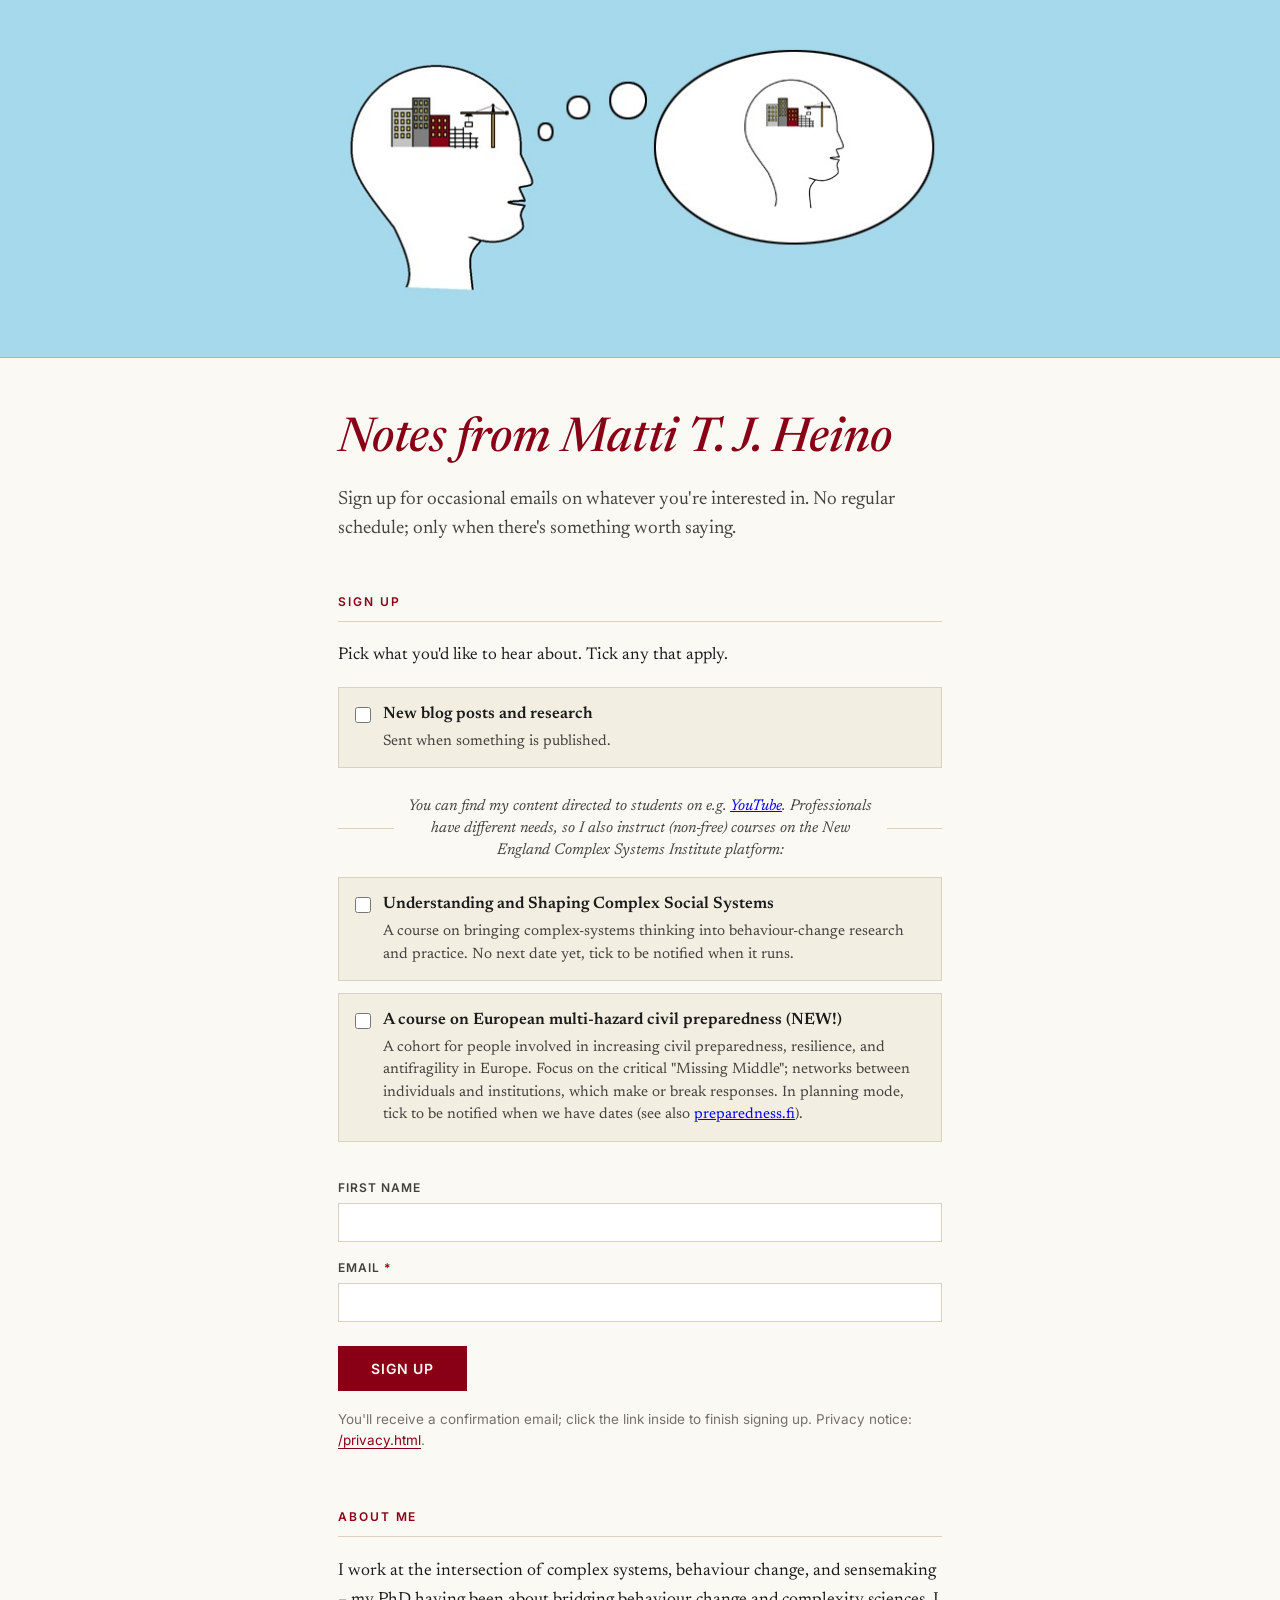
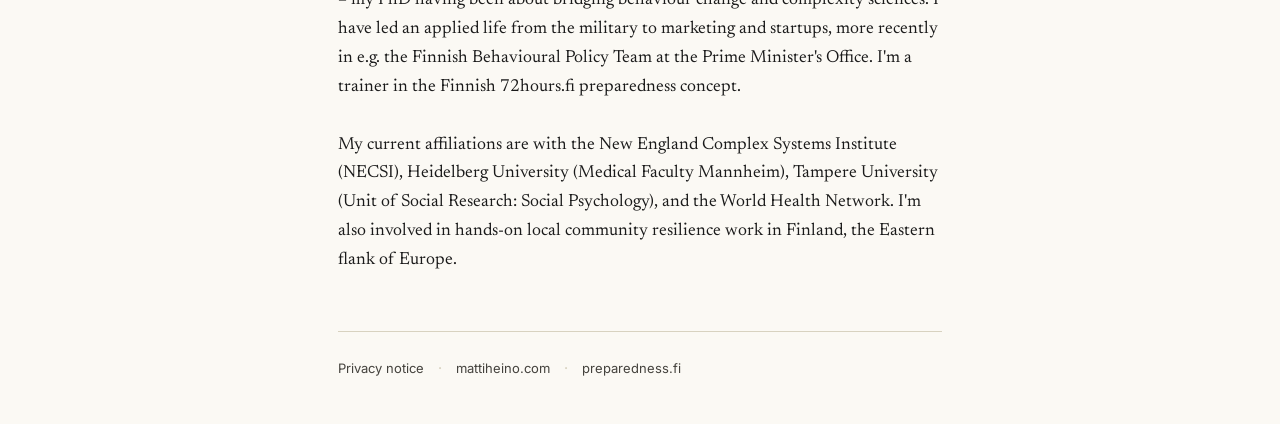
<file: index.html>
<!DOCTYPE html>
<html lang="en">
<head>
<meta charset="UTF-8">
<meta name="viewport" content="width=device-width, initial-scale=1.0">
<meta name="description" content="Sign up for occasional emails from Matti T. J. Heino on complex systems, behaviour change, and civil preparedness.">
<title>Notes from Matti T. J. Heino · news.mattiheino.com</title>

<link rel="preconnect" href="https://fonts.googleapis.com">
<link rel="preconnect" href="https://fonts.gstatic.com" crossorigin>
<link rel="stylesheet" href="https://fonts.googleapis.com/css2?family=Newsreader:ital,opsz,wght@0,6..72,400..600;1,6..72,400..600&family=Inter:wght@400;500;600&display=swap">
<link rel="stylesheet" href="/assets/site.css">

<style>
  body {
    font-family: var(--serif);
    font-optical-sizing: auto;
    font-size: 18px;
    line-height: 1.6;
    color: var(--ink);
    min-height: 100vh;
    -webkit-font-smoothing: antialiased;
    text-rendering: optimizeLegibility;
  }

  /* ----- Type ----- */

  h1 {
    font-family: var(--serif);
    font-style: italic;
    font-weight: 500;
    font-size: clamp(34px, 5.5vw, 48px);
    line-height: 1.1;
    letter-spacing: -0.005em;
    color: var(--red);
    margin-bottom: 18px;
    text-wrap: balance;
  }

  .lede {
    font-family: var(--serif);
    font-weight: 400;
    color: var(--ink-soft);
    font-size: 19px;
    line-height: 1.55;
    margin-bottom: 48px;
    max-width: 36em;
  }

  h2 {
    font-family: var(--sans);
    font-weight: 600;
    font-size: 12px;
    letter-spacing: 0.16em;
    text-transform: uppercase;
    color: var(--red);
    margin-bottom: 20px;
    padding-bottom: 10px;
    border-bottom: 1px solid var(--rule);
  }

  /* ----- Form ----- */

  form { margin-bottom: 56px; }

  .intro {
    font-family: var(--serif);
    font-size: 17px;
    margin-bottom: 18px;
    color: var(--ink);
  }

  fieldset { border: none; margin-bottom: 24px; }
  legend { display: none; }

  .check-row {
    display: flex;
    align-items: flex-start;
    gap: 12px;
    margin-bottom: 12px;
    padding: 14px 16px;
    border: 1px solid var(--rule);
    background: var(--paper-tint);
    cursor: pointer;
    transition: border-color 0.2s ease, background 0.2s ease;
  }
  .check-row:hover { border-color: var(--red); }
  .check-row:has(input:checked) {
    border-color: var(--red);
    background: color-mix(in srgb, var(--sky) 22%, var(--paper-tint));
  }
  .check-row input[type="checkbox"] {
    margin-top: 5px;
    flex-shrink: 0;
    width: 16px;
    height: 16px;
    accent-color: var(--red);
  }
  .check-row .check-text {
    flex: 1;
    font-family: var(--serif);
    font-size: 16.5px;
    line-height: 1.5;
    color: var(--ink);
  }
  .check-row .check-text strong { font-weight: 600; }
  .check-row .check-text .note {
    display: block;
    color: var(--ink-soft);
    font-size: 15px;
    margin-top: 4px;
  }

  /* ----- Topic-group section divider ----- */

  .topic-divider {
    display: flex;
    align-items: center;
    gap: 14px;
    margin: 28px 0 16px;
    font-family: var(--sans);
    font-size: 12px;
    font-weight: 500;
    letter-spacing: 0.10em;
    text-transform: uppercase;
    color: var(--ink-mute);
  }
  .topic-divider::before,
  .topic-divider::after {
    content: "";
    flex: 1;
    height: 1px;
    background: var(--rule);
  }
  .topic-divider .label {
    font-family: var(--serif);
    font-style: italic;
    font-weight: 400;
    font-size: 15.5px;
    letter-spacing: 0;
    text-transform: none;
    color: var(--ink-soft);
    text-align: center;
    max-width: 30em;
    line-height: 1.4;
  }

  /* ----- Conditional textarea ----- */

  .conditional-field {
    margin: 6px 0 22px;
    padding: 16px 18px;
    background: color-mix(in srgb, var(--sky) 30%, var(--paper));
    border: 1px solid color-mix(in srgb, var(--sky-deep) 70%, transparent);
    animation: slideIn 0.3s ease;
  }
  @keyframes slideIn {
    from { opacity: 0; transform: translateY(-4px); }
    to { opacity: 1; transform: translateY(0); }
  }
  .conditional-field label {
    display: block;
    font-family: var(--serif);
    font-style: italic;
    font-size: 16px;
    color: var(--ink);
    margin-bottom: 8px;
    line-height: 1.4;
  }
  .conditional-field textarea {
    width: 100%;
    min-height: 70px;
    font-family: var(--serif);
    font-size: 16px;
    line-height: 1.5;
    padding: 10px 12px;
    border: 1px solid var(--rule);
    background: var(--paper);
    color: var(--ink);
    resize: vertical;
    transition: border-color 0.2s ease;
  }
  .conditional-field textarea:focus {
    outline: none;
    border-color: var(--red);
  }

  /* ----- Standard fields ----- */

  .field { margin-bottom: 16px; }
  .field label {
    display: block;
    font-family: var(--sans);
    font-size: 12px;
    font-weight: 600;
    letter-spacing: 0.08em;
    text-transform: uppercase;
    color: var(--ink-soft);
    margin-bottom: 6px;
  }
  .field label .req { color: var(--red); }
  .field input[type="text"],
  .field input[type="email"] {
    width: 100%;
    font-family: var(--serif);
    font-size: 17px;
    padding: 10px 12px;
    border: 1px solid var(--rule);
    background: white;
    color: var(--ink);
    transition: border-color 0.2s ease;
  }
  .field input[type="text"]:focus,
  .field input[type="email"]:focus {
    outline: none;
    border-color: var(--red);
  }

  /* ----- Submit ----- */

  button[type="submit"] {
    font-family: var(--sans);
    font-weight: 600;
    font-size: 14px;
    letter-spacing: 0.06em;
    text-transform: uppercase;
    padding: 13px 32px;
    margin-top: 8px;
    border: 1px solid var(--red);
    background: var(--red);
    color: var(--paper);
    cursor: pointer;
    transition: background 0.2s ease, border-color 0.2s ease;
  }
  button[type="submit"]:hover {
    background: var(--red-deep);
    border-color: var(--red-deep);
  }

  .form-note {
    font-family: var(--sans);
    font-size: 13.5px;
    line-height: 1.55;
    color: var(--ink-mute);
    margin-top: 18px;
    max-width: 44em;
  }
  .form-note a {
    color: var(--red);
    text-decoration: underline;
    text-decoration-thickness: 1px;
    text-underline-offset: 3px;
  }
  .form-note a:hover { color: var(--red-deep); }

  /* ----- About ----- */

  .about p {
    font-family: var(--serif);
    font-size: 17.5px;
    line-height: 1.65;
    color: var(--ink);
    max-width: 38em;
  }

  /* ----- Footer ----- */

  footer {
    margin-top: 56px;
    padding-top: 22px;
    border-top: 1px solid var(--rule);
    font-family: var(--sans);
    font-size: 13px;
    color: var(--ink-mute);
    display: flex;
    flex-wrap: wrap;
    align-items: center;
    gap: 0;
  }
  footer a {
    color: var(--ink-soft);
    text-decoration: none;
    border-bottom: 1px solid transparent;
    transition: color 0.2s, border-color 0.2s;
    padding: 4px 0;
  }
  footer a:hover { color: var(--red); border-bottom-color: var(--red); }
  footer .dot {
    display: inline-block;
    margin: 0 14px;
    color: var(--rule);
    font-weight: 600;
  }

  /* ----- Responsive ----- */

  @media (max-width: 560px) {
    body { font-size: 17px; }
    h1 { font-size: 28px; }
    .lede { font-size: 17px; margin-bottom: 36px; }
    footer { flex-direction: column; align-items: flex-start; gap: 6px; }
    footer .dot { display: none; }
  }
</style>
</head>
<body>

<div class="hero-band">
  <div class="hero-image-wrap">
    <img src="assets/ajatuspaa.jpg" alt="Two stylised heads, one thinking about the other; both contain cityscapes (the ajatuspää käytäytymisarkkitehtuuri logo).">
  </div>
</div>

<main class="container">

  <h1>Notes from Matti T. J. Heino</h1>

  <p class="lede">Sign up for occasional emails on whatever you're interested in. No regular schedule; only when there's something worth saying.</p>

  <section aria-labelledby="signup-heading">
    <h2 id="signup-heading">Sign up</h2>

    <!--
      Form posts to a Cloudflare Worker at submit.mattiheino.com that bridges
      to Listmonk's admin API. Listmonk's public /subscription/form endpoint
      silently drops attribs[…] fields, so the Worker rebuilds the subscriber
      payload (master list UUID + selected topic-list UUIDs + attribs) and
      POSTs it to /api/subscribers using a stored API token.
      Worker source: personal-assistant/projects/Personal/Marketing/expression-of-interest/worker/
    -->
    <form method="POST" action="https://submit.mattiheino.com/">

      <p class="intro">Pick what you'd like to hear about. Tick any that apply.</p>

      <fieldset>
        <legend>Topics</legend>

        <label class="check-row">
          <input type="checkbox" name="attribs[wants_blog]" value="true">
          <span class="check-text">
            <strong>New blog posts and research</strong>
            <span class="note">Sent when something is published.</span>
          </span>
        </label>

        <div class="topic-divider" role="separator" aria-label="Upcoming courses">
          <span class="label">You can find my content directed to students on e.g. <a href="https://www.youtube.com/playlist?list=PLcKToLYD7YE3qcS2NsXer03bRaSQDOh4L" target="_blank" rel="noopener">YouTube</a>. Professionals have different needs, so I also instruct (non-free) courses on the New England Complex Systems Institute platform:</span>
        </div>

        <label class="check-row">
          <input type="checkbox" name="attribs[wants_complexity_course]" value="true" data-toggles="complexity-interest">
          <span class="check-text">
            <strong>Understanding and Shaping Complex Social Systems</strong>
            <span class="note">A course on bringing complex-systems thinking into behaviour-change research and practice. No next date yet, tick to be notified when it runs.</span>
          </span>
        </label>

        <div id="complexity-interest" class="conditional-field" hidden>
          <label for="complexity-interest-note">If you took part in this course, what would you like to learn?</label>
          <textarea id="complexity-interest-note" name="attribs[complexity_course_interest_note]" rows="3" disabled></textarea>
        </div>

        <label class="check-row">
          <input type="checkbox" name="attribs[wants_civil_preparedness_cohort]" value="true" data-toggles="civil-preparedness-interest">
          <span class="check-text">
            <strong>A course on European multi-hazard civil preparedness (NEW!)</strong>
            <span class="note">A cohort for people involved in increasing civil preparedness, resilience, and antifragility in Europe. Focus on the critical "Missing Middle"; networks between individuals and institutions, which make or break responses. In planning mode, tick to be notified when we have dates (see also <a href="https://www.preparedness.fi" target="_blank" rel="noopener">preparedness.fi</a>).</span>
          </span>
        </label>

        <div id="civil-preparedness-interest" class="conditional-field" hidden>
          <label for="civil-preparedness-interest-note">If you took part in this course, what would you like to learn?</label>
          <textarea id="civil-preparedness-interest-note" name="attribs[civil_preparedness_interest_note]" rows="3" disabled></textarea>
        </div>

      </fieldset>

      <div class="field">
        <label for="name">First name</label>
        <input type="text" id="name" name="name" autocomplete="given-name">
      </div>

      <div class="field">
        <label for="email">Email <span class="req">*</span></label>
        <input type="email" id="email" name="email" autocomplete="email" required>
      </div>

      <button type="submit">Sign up</button>

      <p class="form-note">
        You'll receive a confirmation email; click the link inside to finish signing up.
        Privacy notice: <a href="/privacy.html">/privacy.html</a>.
      </p>

    </form>
  </section>

  <section class="about" aria-labelledby="about-heading">
    <h2 id="about-heading">About me</h2>
    <p>I work at the intersection of complex systems, behaviour change, and sensemaking – my PhD having been about bridging behaviour change and complexity sciences. I have led an applied life from the military to marketing and startups, more recently in e.g. the Finnish Behavioural Policy Team at the Prime Minister's Office. I'm a trainer in the Finnish 72hours.fi preparedness concept.</p><br>
	<p>My current affiliations are with the New England Complex Systems Institute (NECSI), Heidelberg University (Medical Faculty Mannheim), Tampere University (Unit of Social Research: Social Psychology), and the World Health Network. I'm also involved in hands-on local community resilience work in Finland, the Eastern flank of Europe.</p>
  </section>

  <footer>
    <a href="/privacy.html">Privacy notice</a>
    <span class="dot">·</span>
    <a href="https://www.mattiheino.com" target="_blank" rel="noopener">mattiheino.com</a>
    <span class="dot">·</span>
    <a href="https://www.preparedness.fi" target="_blank" rel="noopener">preparedness.fi</a>
  </footer>

</main>

<script>
  (function () {
    /* Each checkbox with data-toggles="<id>" controls the visibility of the
       <div id="<id>"> immediately following it. Disabled textareas are not
       submitted, so unticking a course removes its note from the payload. */
    var checkboxes = document.querySelectorAll('[data-toggles]');
    Array.prototype.forEach.call(checkboxes, function (cb) {
      var field = document.getElementById(cb.dataset.toggles);
      if (!field) return;
      var textarea = field.querySelector('textarea');

      function update() {
        field.hidden = !cb.checked;
        if (textarea) textarea.disabled = !cb.checked;
      }

      cb.addEventListener('change', update);
      update();
    });
  })();
</script>

</body>
</html>
</file>
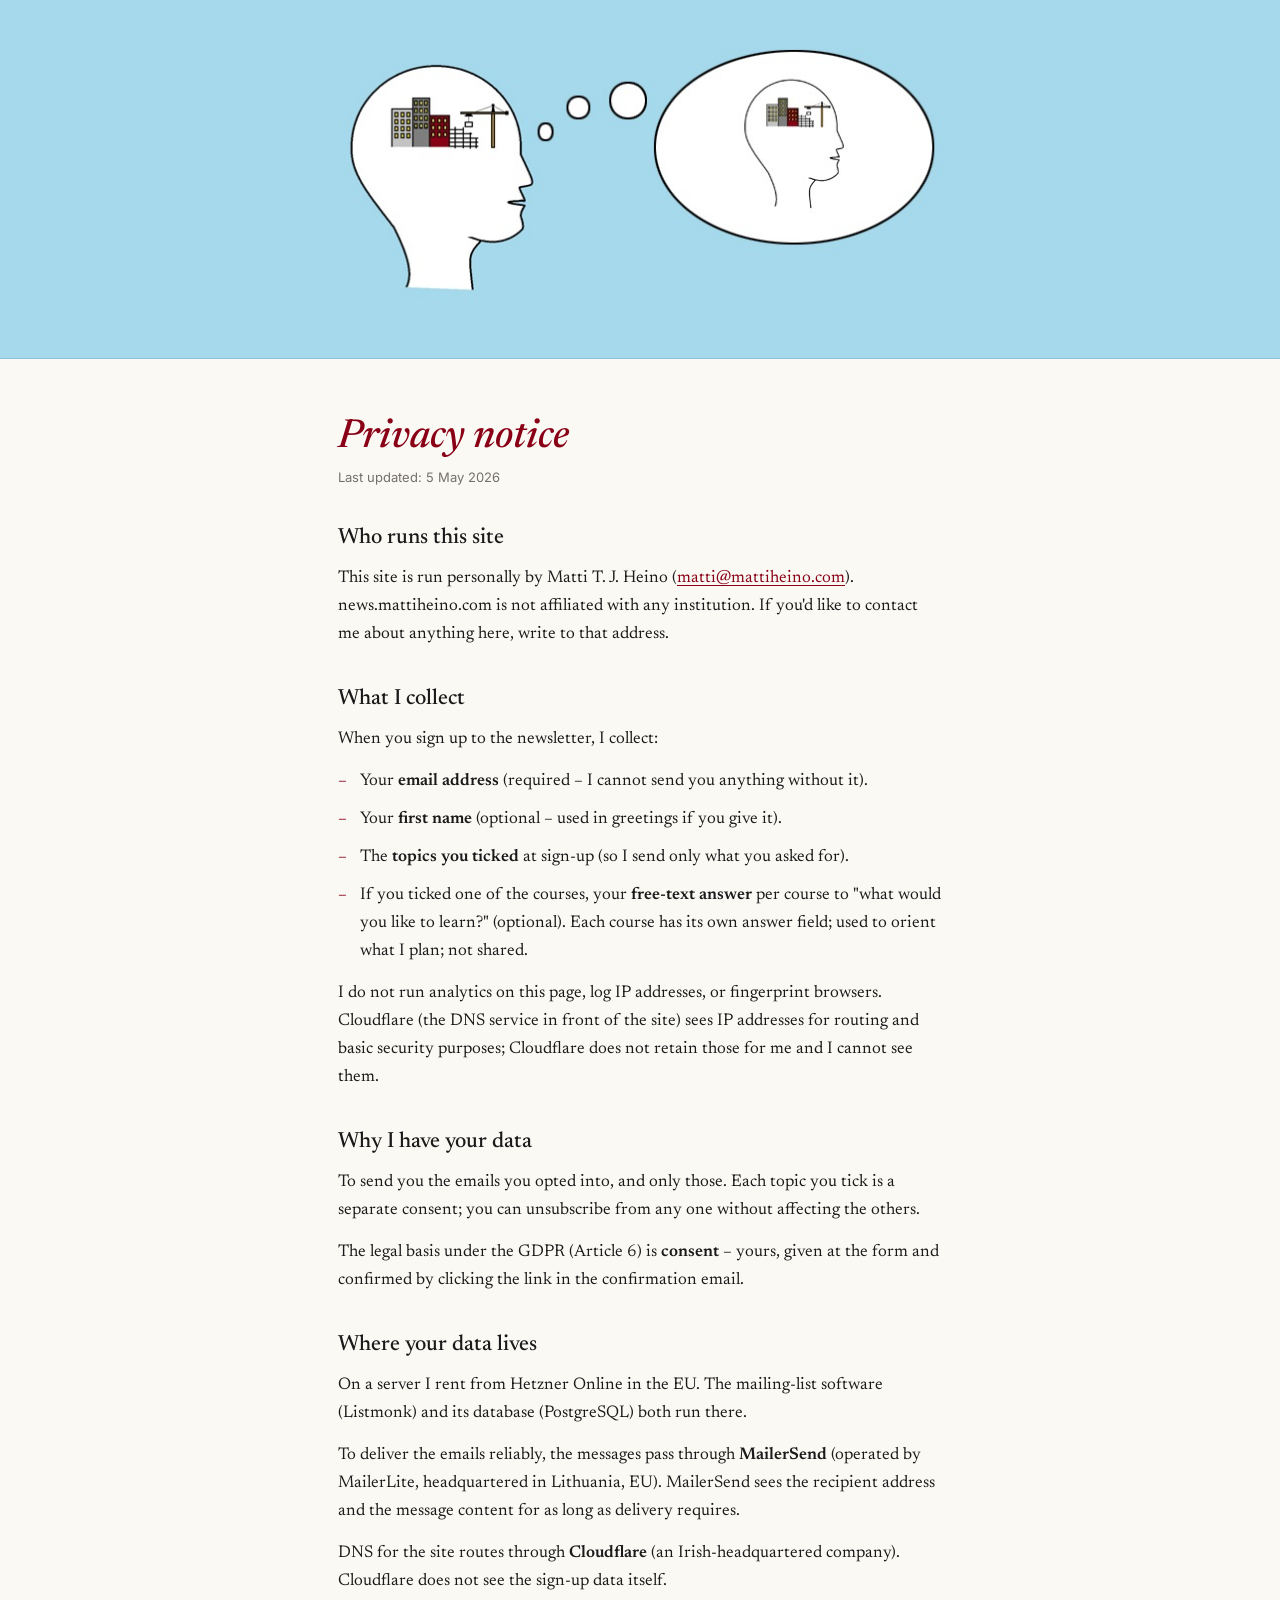
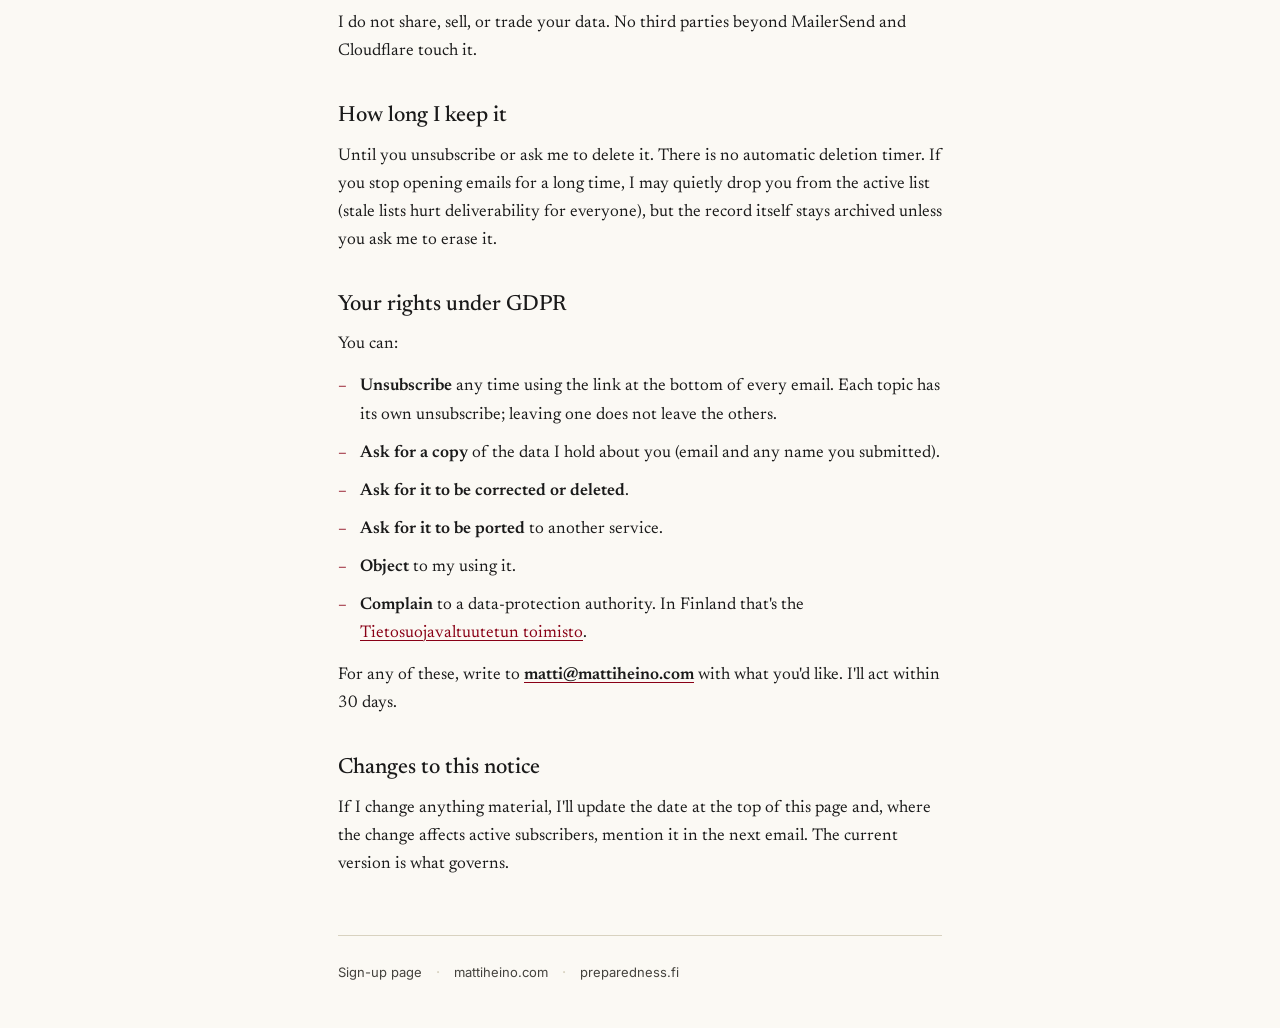
<file: privacy.html>
<!DOCTYPE html>
<html lang="en">
<head>
<meta charset="UTF-8">
<meta name="viewport" content="width=device-width, initial-scale=1.0">
<meta name="description" content="Privacy notice for news.mattiheino.com.">
<title>Privacy notice · news.mattiheino.com</title>

<link rel="preconnect" href="https://fonts.googleapis.com">
<link rel="preconnect" href="https://fonts.gstatic.com" crossorigin>
<link rel="stylesheet" href="https://fonts.googleapis.com/css2?family=Newsreader:ital,opsz,wght@0,6..72,400..600;1,6..72,400..600&family=Inter:wght@400;500;600&display=swap">
<link rel="stylesheet" href="/assets/site.css">

<style>
  body {
    font-family: var(--serif);
    font-optical-sizing: auto;
    font-size: 18px;
    line-height: 1.65;
    color: var(--ink);
    min-height: 100vh;
    -webkit-font-smoothing: antialiased;
    text-rendering: optimizeLegibility;
  }

  h1 {
    font-family: var(--serif);
    font-style: italic;
    font-weight: 500;
    font-size: clamp(30px, 4.5vw, 40px);
    line-height: 1.15;
    color: var(--red);
    margin-bottom: 6px;
  }

  .updated {
    font-family: var(--sans);
    font-size: 13px;
    color: var(--ink-mute);
    margin-bottom: 36px;
  }

  h2 {
    font-family: var(--serif);
    font-weight: 500;
    font-size: 22px;
    line-height: 1.3;
    margin: 36px 0 12px;
    color: var(--ink);
  }

  p {
    font-family: var(--serif);
    font-size: 17px;
    line-height: 1.65;
    color: var(--ink);
    margin-bottom: 14px;
    max-width: 44em;
  }

  ul {
    list-style: none;
    margin-bottom: 14px;
    padding-left: 0;
  }
  ul li {
    font-family: var(--serif);
    font-size: 17px;
    line-height: 1.65;
    color: var(--ink);
    margin-bottom: 10px;
    padding-left: 22px;
    position: relative;
    max-width: 44em;
  }
  ul li::before {
    content: "–";
    position: absolute;
    left: 0;
    color: var(--red);
  }

  strong { font-weight: 600; color: var(--ink); }

  a {
    color: var(--red);
    text-decoration: underline;
    text-decoration-thickness: 1px;
    text-underline-offset: 3px;
  }
  a:hover { color: var(--red-deep); }

  footer {
    margin-top: 56px;
    padding-top: 22px;
    border-top: 1px solid var(--rule);
    font-family: var(--sans);
    font-size: 13px;
    color: var(--ink-mute);
    display: flex;
    flex-wrap: wrap;
    align-items: center;
  }
  footer a {
    color: var(--ink-soft);
    text-decoration: none;
    border-bottom: 1px solid transparent;
    transition: color 0.2s, border-color 0.2s;
    padding: 4px 0;
  }
  footer a:hover { color: var(--red); border-bottom-color: var(--red); }
  footer .dot {
    display: inline-block;
    margin: 0 14px;
    color: var(--rule);
    font-weight: 600;
  }

  @media (max-width: 560px) {
    body { font-size: 17px; }
    footer { flex-direction: column; align-items: flex-start; gap: 6px; }
    footer .dot { display: none; }
  }
</style>
</head>
<body>

<div class="hero-band">
  <div class="hero-image-wrap">
    <img src="assets/ajatuspaa.jpg" alt="Two stylised heads, one thinking about the other; both contain cityscapes (the ajatuspää käytäytymisarkkitehtuuri logo).">
  </div>
</div>

<main class="container">

  <h1>Privacy notice</h1>
  <p class="updated">Last updated: 5 May 2026</p>

  <h2>Who runs this site</h2>
  <p>This site is run personally by Matti T. J. Heino (<a href="mailto:matti@mattiheino.com">matti@mattiheino.com</a>). news.mattiheino.com is not affiliated with any institution. If you'd like to contact me about anything here, write to that address.</p>

  <h2>What I collect</h2>
  <p>When you sign up to the newsletter, I collect:</p>
  <ul>
    <li>Your <strong>email address</strong> (required – I cannot send you anything without it).</li>
    <li>Your <strong>first name</strong> (optional – used in greetings if you give it).</li>
    <li>The <strong>topics you ticked</strong> at sign-up (so I send only what you asked for).</li>
    <li>If you ticked one of the courses, your <strong>free-text answer</strong> per course to "what would you like to learn?" (optional). Each course has its own answer field; used to orient what I plan; not shared.</li>
  </ul>
  <p>I do not run analytics on this page, log IP addresses, or fingerprint browsers. Cloudflare (the DNS service in front of the site) sees IP addresses for routing and basic security purposes; Cloudflare does not retain those for me and I cannot see them.</p>

  <h2>Why I have your data</h2>
  <p>To send you the emails you opted into, and only those. Each topic you tick is a separate consent; you can unsubscribe from any one without affecting the others.</p>
  <p>The legal basis under the GDPR (Article 6) is <strong>consent</strong> – yours, given at the form and confirmed by clicking the link in the confirmation email.</p>

  <h2>Where your data lives</h2>
  <p>On a server I rent from Hetzner Online in the EU. The mailing-list software (Listmonk) and its database (PostgreSQL) both run there.</p>
  <p>To deliver the emails reliably, the messages pass through <strong>MailerSend</strong> (operated by MailerLite, headquartered in Lithuania, EU). MailerSend sees the recipient address and the message content for as long as delivery requires.</p>
  <p>DNS for the site routes through <strong>Cloudflare</strong> (an Irish-headquartered company). Cloudflare does not see the sign-up data itself.</p>
  <p>I do not share, sell, or trade your data. No third parties beyond MailerSend and Cloudflare touch it.</p>

  <h2>How long I keep it</h2>
  <p>Until you unsubscribe or ask me to delete it. There is no automatic deletion timer. If you stop opening emails for a long time, I may quietly drop you from the active list (stale lists hurt deliverability for everyone), but the record itself stays archived unless you ask me to erase it.</p>

  <h2>Your rights under GDPR</h2>
  <p>You can:</p>
  <ul>
    <li><strong>Unsubscribe</strong> any time using the link at the bottom of every email. Each topic has its own unsubscribe; leaving one does not leave the others.</li>
    <li><strong>Ask for a copy</strong> of the data I hold about you (email and any name you submitted).</li>
    <li><strong>Ask for it to be corrected or deleted</strong>.</li>
    <li><strong>Ask for it to be ported</strong> to another service.</li>
    <li><strong>Object</strong> to my using it.</li>
    <li><strong>Complain</strong> to a data-protection authority. In Finland that's the <a href="https://tietosuoja.fi/en/home" target="_blank" rel="noopener">Tietosuojavaltuutetun toimisto</a>.</li>
  </ul>
  <p>For any of these, write to <a href="mailto:matti@mattiheino.com"><strong>matti@mattiheino.com</strong></a> with what you'd like. I'll act within 30 days.</p>

  <h2>Changes to this notice</h2>
  <p>If I change anything material, I'll update the date at the top of this page and, where the change affects active subscribers, mention it in the next email. The current version is what governs.</p>

  <footer>
    <a href="/">Sign-up page</a>
    <span class="dot">·</span>
    <a href="https://www.mattiheino.com" target="_blank" rel="noopener">mattiheino.com</a>
    <span class="dot">·</span>
    <a href="https://www.preparedness.fi" target="_blank" rel="noopener">preparedness.fi</a>
  </footer>

</main>

</body>
</html>
</file>
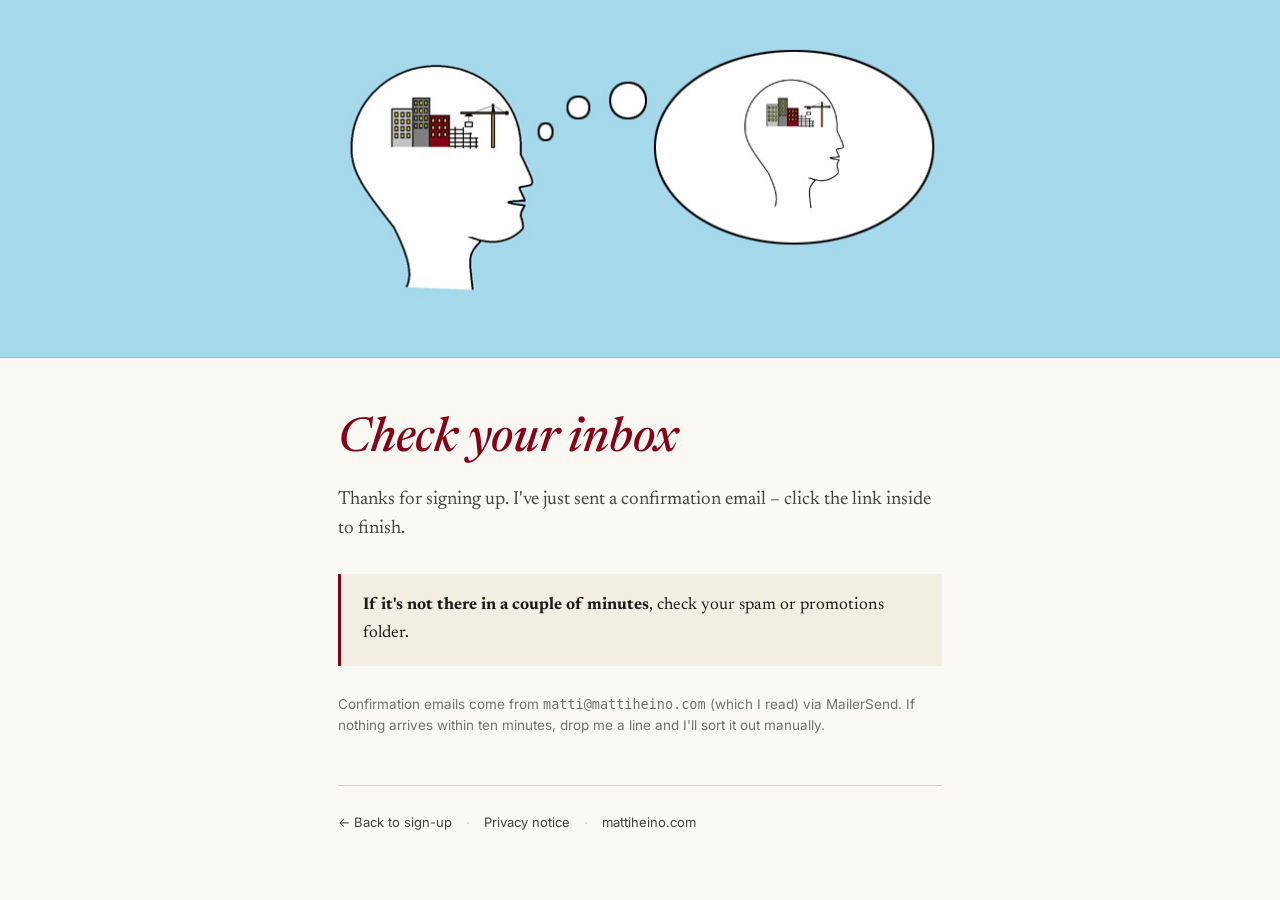
<file: thanks.html>
<!DOCTYPE html>
<html lang="en">
<head>
<meta charset="UTF-8">
<meta name="viewport" content="width=device-width, initial-scale=1.0">
<meta name="description" content="Thanks for signing up to Matti's notes. Check your inbox to confirm.">
<meta name="robots" content="noindex">
<title>Check your inbox &middot; news.mattiheino.com</title>

<link rel="preconnect" href="https://fonts.googleapis.com">
<link rel="preconnect" href="https://fonts.gstatic.com" crossorigin>
<link rel="stylesheet" href="https://fonts.googleapis.com/css2?family=Newsreader:ital,opsz,wght@0,6..72,400..600;1,6..72,400..600&family=Inter:wght@400;500;600&display=swap">
<link rel="stylesheet" href="/assets/site.css">

<style>
  body {
    font-family: var(--serif);
    font-optical-sizing: auto;
    font-size: 18px;
    line-height: 1.6;
    color: var(--ink);
    min-height: 100vh;
    -webkit-font-smoothing: antialiased;
    text-rendering: optimizeLegibility;
  }

  h1 {
    font-family: var(--serif);
    font-style: italic;
    font-weight: 500;
    font-size: clamp(34px, 5.5vw, 48px);
    line-height: 1.1;
    letter-spacing: -0.005em;
    color: var(--red);
    margin-bottom: 18px;
    text-wrap: balance;
  }

  .lede {
    font-family: var(--serif);
    font-weight: 400;
    color: var(--ink-soft);
    font-size: 19px;
    line-height: 1.55;
    margin-bottom: 30px;
    max-width: 36em;
  }

  .next-steps {
    font-family: var(--serif);
    font-size: 17px;
    line-height: 1.65;
    color: var(--ink);
    margin-bottom: 24px;
    padding: 18px 22px;
    background: var(--paper-tint);
    border-left: 3px solid var(--red);
  }
  .next-steps p { margin: 0; }
  .next-steps p + p { margin-top: 10px; }

  .small-note {
    font-family: var(--sans);
    font-size: 13.5px;
    line-height: 1.6;
    color: var(--ink-mute);
    margin-top: 28px;
    max-width: 44em;
  }

  a {
    color: var(--red);
    text-decoration: underline;
    text-decoration-thickness: 1px;
    text-underline-offset: 3px;
  }
  a:hover { color: var(--red-deep); }

  footer {
    margin-top: 48px;
    padding-top: 22px;
    border-top: 1px solid var(--rule);
    font-family: var(--sans);
    font-size: 13px;
    color: var(--ink-mute);
    display: flex;
    flex-wrap: wrap;
    align-items: center;
  }
  footer a {
    color: var(--ink-soft);
    text-decoration: none;
    border-bottom: 1px solid transparent;
    transition: color 0.2s, border-color 0.2s;
    padding: 4px 0;
  }
  footer a:hover { color: var(--red); border-bottom-color: var(--red); }
  footer .dot {
    display: inline-block;
    margin: 0 14px;
    color: var(--rule);
    font-weight: 600;
  }

  @media (max-width: 560px) {
    body { font-size: 17px; }
    h1 { font-size: 28px; }
    .lede { font-size: 17px; }
    footer { flex-direction: column; align-items: flex-start; gap: 6px; }
    footer .dot { display: none; }
  }
</style>
</head>
<body>

<div class="hero-band">
  <div class="hero-image-wrap">
    <img src="assets/ajatuspaa.jpg" alt="">
  </div>
</div>

<main class="container">

  <h1>Check your inbox</h1>

  <p class="lede">Thanks for signing up. I've just sent a confirmation email &ndash; click the link inside to finish.</p>

  <div class="next-steps">
    <p><strong>If it's not there in a couple of minutes</strong>, check your spam or promotions folder.</p>
  </div>

  <p class="small-note">
    Confirmation emails come from <code>matti@mattiheino.com</code> (which I read) via MailerSend. If nothing arrives within ten minutes, drop me a line and I'll sort it out manually.
  </p>

  <footer>
    <a href="/">&larr; Back to sign-up</a>
    <span class="dot">&middot;</span>
    <a href="/privacy.html">Privacy notice</a>
    <span class="dot">&middot;</span>
    <a href="https://www.mattiheino.com" target="_blank" rel="noopener">mattiheino.com</a>
  </footer>

</main>

</body>
</html>
</file>
<file: assets/site.css>
/* Shared baseline styles for news.mattiheino.com static pages.
   Each HTML page links this and supplies its own page-specific rules
   (h1 sizing, page-specific block layouts, form styling, etc.) inline. */

:root {
    /* Brand palette extracted from the ajatuspää käytäytymisarkkitehtuuri logo (sampled pixels) */
    --paper:        #fbf9f4;  /* page background – warm cream */
    --paper-tint:   #f3eee2;  /* card / input background */
    --sky:          #a6d9ec;  /* exact logo background blue (RGB 166, 217, 236) */
    --sky-deep:     #7ab2c8;  /* derived darker sky for borders */
    --red:          #890016;  /* exact logo red-building (RGB 137, 0, 22) */
    --red-deep:     #6c0011;  /* derived darker red for hover */
    --ink:          #1a1a1a;
    --ink-soft:     #44423d;
    --ink-mute:     #74716a;
    --rule:         #d8d2c0;

    --serif:        'Newsreader', 'Iowan Old Style', Georgia, 'Palatino', serif;
    --sans:         'Inter', -apple-system, BlinkMacSystemFont, 'Segoe UI', sans-serif;

    --container:    660px;
}

* { margin: 0; padding: 0; box-sizing: border-box; }
html, body { background: var(--paper); }

.hero-band {
    background: var(--sky);
    padding: 32px 0 28px;
    border-bottom: 1px solid color-mix(in srgb, var(--sky-deep) 60%, transparent);
}
.hero-image-wrap {
    max-width: 720px;
    width: 100%;
    margin: 0 auto;
    padding: 0 28px;
    text-align: center;
}
.hero-image-wrap img { max-width: 100%; height: auto; display: inline-block; }

.container {
    max-width: var(--container);
    width: 100%;
    margin: 0 auto;
    padding: 56px 28px 40px;
}

@media (max-width: 560px) {
    .hero-band { padding: 24px 0 20px; }
    .hero-image-wrap { padding: 0 20px; }
    .container { padding: 40px 22px 32px; }
}
</file>
